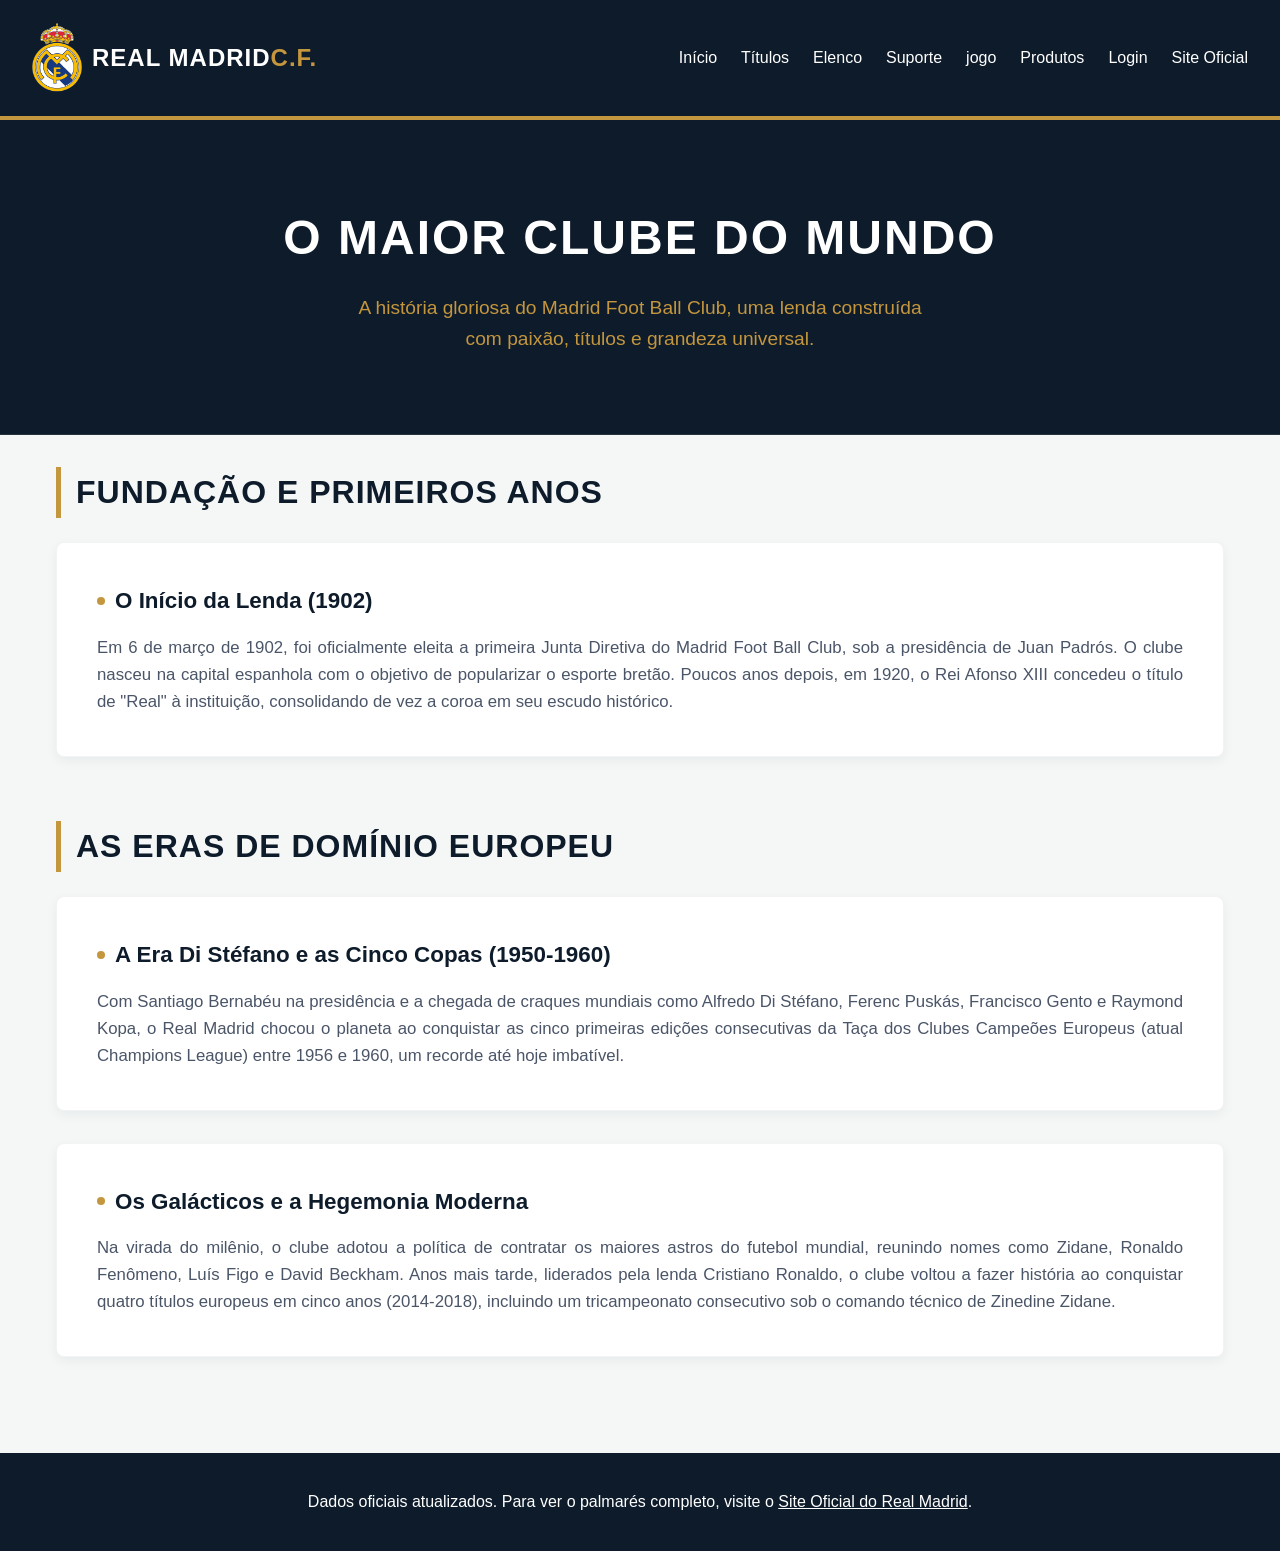
<file: index.html>
<!DOCTYPE html>
<html lang="pt-BR">
<head>
    <meta charset="UTF-8">
    <meta name="viewport" content="width=device-width, initial-scale=1.0">
    <link rel="stylesheet" href="style.css">
    <title>Real Madrid C.F. | Site de Fã - História</title>
</head>
<body>

<script src="script.js"></script>

    <header>
        <div class="logo"><img src="jogadores/logo.png"> Real Madrid<span>C.F.</span></div>
        <a href="#" class="botao-abrir-menu" onclick="abrirmenu()">☰</a>
        <nav class="menu">
            <a href="#" class="botao-fechar-menu" onclick="fecharmenu()">X</a>
            <ul>
                <li><a href="index.html">Início</a></li>
                <li><a href="titulos.html">Títulos</a></li>
                <li><a href="elenco.html">Elenco</a></li>
                <li><a href="suporte.html">Suporte</a></li>
                <li><a href="quiz.html">jogo</a></li>
                <li><a href="produtos.html">Produtos</a></li>
                <li><a href="login.html">Login</a></li>
                <li><a href="https://www.realmadrid.com/pt-PT" target="_blank">Site Oficial</a></li>
            </ul>
        </nav>
    </header>
        
        
        <section class="hero">
            <h1>O Maior Clube do MUNDO</h1>
            <p>A história gloriosa do Madrid Foot Ball Club, uma lenda construída com paixão, títulos e grandeza universal.</p>
    </section>

   
    <div class="container">
        
        
        <section class="history-section" id="origens">
            <h2 class="section-title">Fundação e Primeiros Anos</h2>
            <div class="history-block">
                <h3>O Início da Lenda (1902)</h3>
                <p>Em 6 de março de 1902, foi oficialmente eleita a primeira Junta Diretiva do Madrid Foot Ball Club, sob a presidência de Juan Padrós. O clube nasceu na capital espanhola com o objetivo de popularizar o esporte bretão. Poucos anos depois, em 1920, o Rei Afonso XIII concedeu o título de "Real" à instituição, consolidando de vez a coroa em seu escudo histórico.</p>
            </div>
        </section>

        
        <section class="history-section" id="eras">
            <h2 class="section-title">As Eras de Domínio Europeu</h2>
            
            <div class="history-block">
                <h3>A Era Di Stéfano e as Cinco Copas (1950-1960)</h3>
                <p>Com Santiago Bernabéu na presidência e a chegada de craques mundiais como Alfredo Di Stéfano, Ferenc Puskás, Francisco Gento e Raymond Kopa, o Real Madrid chocou o planeta ao conquistar as cinco primeiras edições consecutivas da Taça dos Clubes Campeões Europeus (atual Champions League) entre 1956 e 1960, um recorde até hoje imbatível.</p>
            </div>

            <div class="history-block">
                <h3>Os Galácticos e a Hegemonia Moderna</h3>
                <p>Na virada do milênio, o clube adotou a política de contratar os maiores astros do futebol mundial, reunindo nomes como Zidane, Ronaldo Fenômeno, Luís Figo e David Beckham. Anos mais tarde, liderados pela lenda Cristiano Ronaldo, o clube voltou a fazer história ao conquistar quatro títulos europeus em cinco anos (2014-2018), incluindo um tricampeonato consecutivo sob o comando técnico de Zinedine Zidane.</p>
            </div>
        </section>
    </div>


    <footer>
        <p>Dados oficiais atualizados. Para ver o palmarés completo, visite o <a href="https://www.realmadrid.com/pt-PT/o-clube/palmares/futebol" style="color: white; text-decoration: underline;">Site Oficial do Real Madrid</a>.</p>
    </footer>
</body>
</html>
</file>
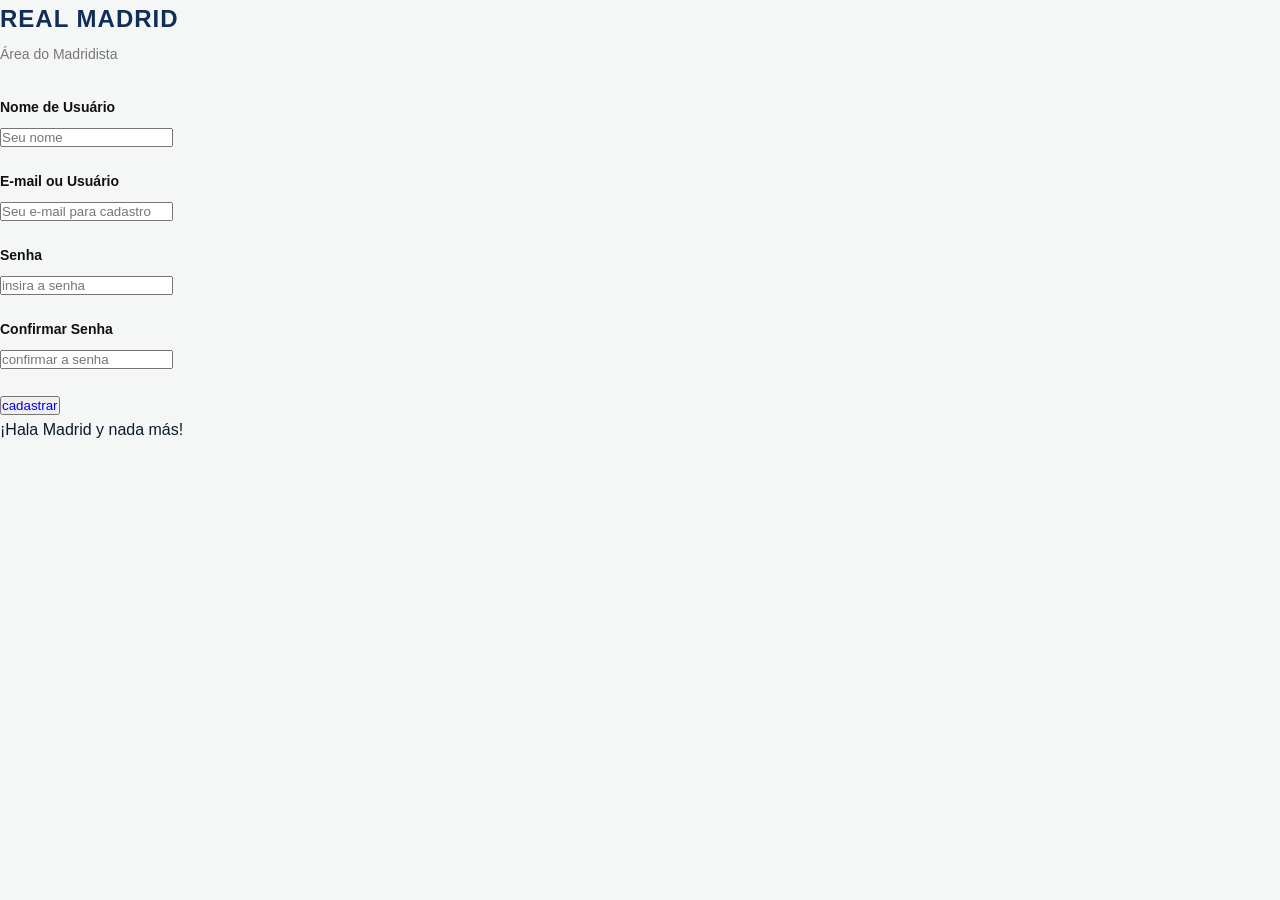
<file: cadastro.html>
<!DOCTYPE html>
<html lang="pt-BR">
<head>
    <meta charset="UTF-8">
    <meta name="viewport" content="width=device-width, initial-scale=1.0">
    <title>Real Madrid - Login de Madridista</title>
    <link rel="stylesheet" href="style.css">
</head>
<body>

    <div class="login-container">
        <div class="logo-placeholder">REAL MADRID</div>
        <div class="subtitle">Área do Madridista</div>
        <form action="#">

            <div class="form-group">
                <label for="email">Nome de Usuário</label>
                <input type="name" id="email" placeholder="Seu nome " required>
            </div>

            <div class="form-group">
                <label for="email">E-mail ou Usuário</label>
                <input type="email" id="email" placeholder="Seu e-mail para cadastro" required>
            </div>

            <div class="form-group">
                <label for="password">Senha</label>
                <input type="password" id="password" placeholder="insira a senha" required>
            </div>
             <div class="form-group">
                <label for="password" >Confirmar Senha</label>
                <input type="password" id="password" placeholder="confirmar a senha" required>
            </div>

            <button type="submit" class="btn-login"><a href="index.html" style="text-decoration: none; color:cca300;">cadastrar</a></button>
        </form>

       

        <div class="hala-madrid">¡Hala Madrid y nada más!</div>
    </div>

</body>
</html>
</file>
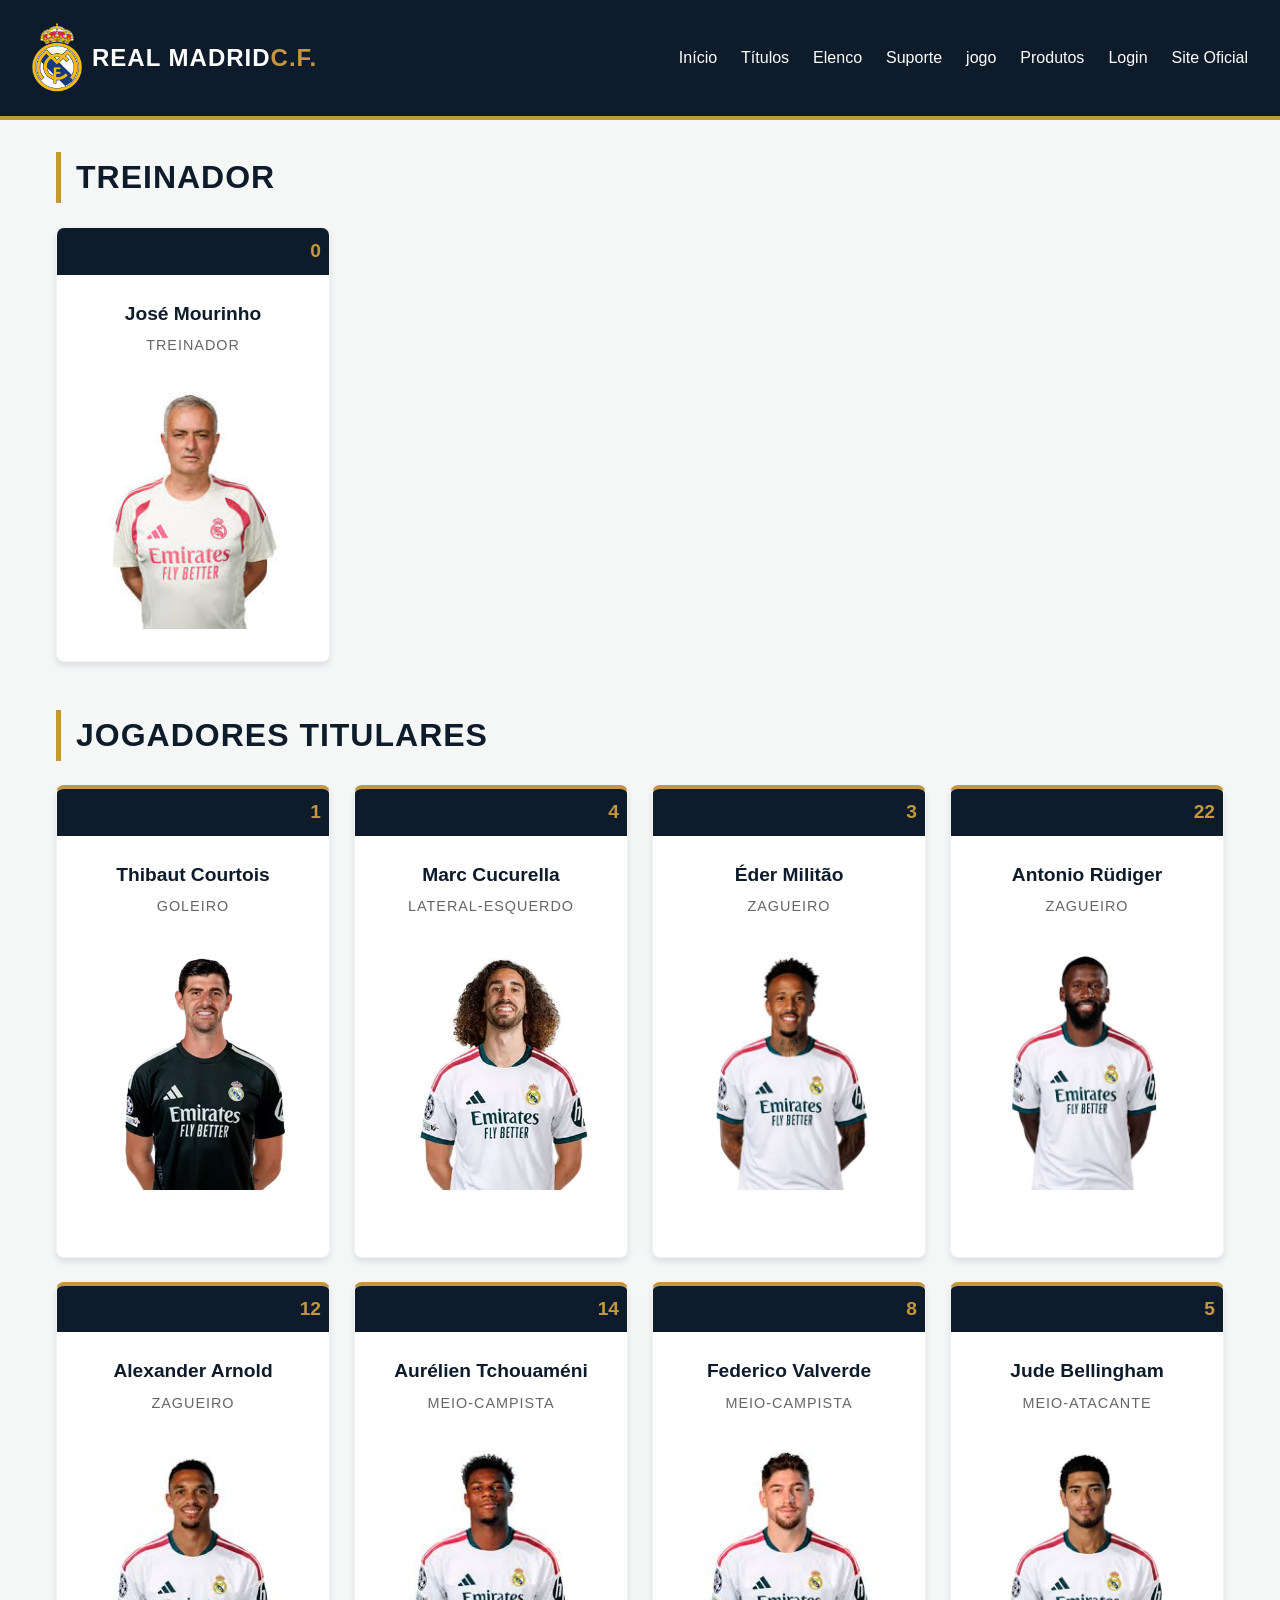
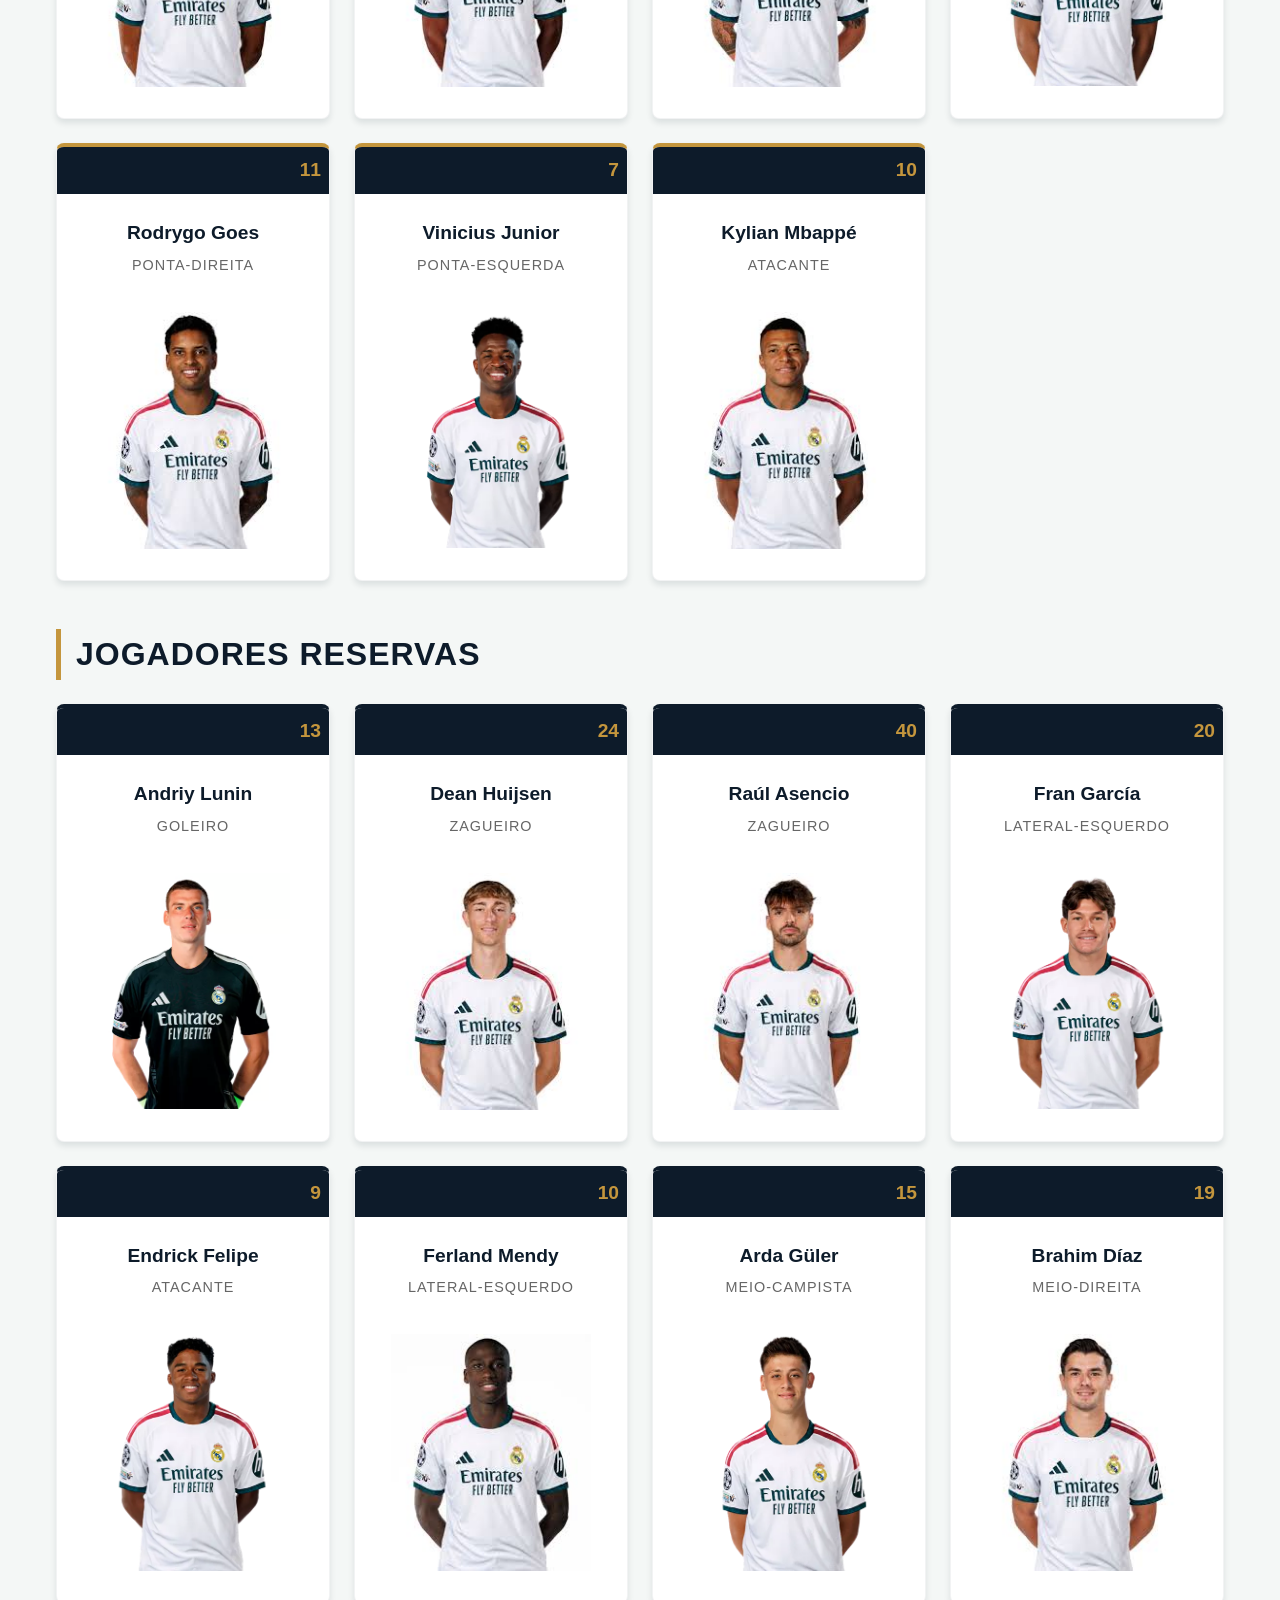
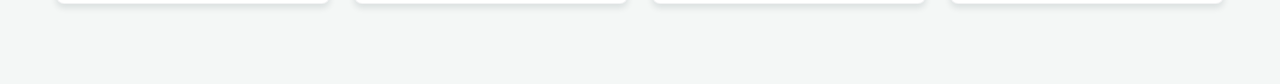
<file: elenco.html>
<!DOCTYPE html>
<html lang="pt-BR">
<head>
    <meta charset="UTF-8">
    <meta name="viewport" content="width=device-width, initial-scale=1.0">
    <link rel="stylesheet" href="style.css">
    <title>Real Madrid - Elenco Atual</title>
</head>
<body>

    <script src="script.js"></script>

   <header>
        <div class="logo"><img src="jogadores/logo.png"> Real Madrid<span>C.F.</span></div>
        <a href="#" class="botao-abrir-menu" onclick="abrirmenu()">☰</a>
        <nav class="menu">
            <a href="#" class="botao-fechar-menu" onclick="fecharmenu()">X</a>
            <ul>
                <li><a href="index.html">Início</a></li>
                <li><a href="titulos.html">Títulos</a></li>
                <li><a href="elenco.html">Elenco</a></li>
                <li><a href="suporte.html">Suporte</a></li>
                <li><a href="quiz.html">jogo</a></li>
                <li><a href="produtos.html">Produtos</a></li>
                <li><a href="login.html">Login</a></li>
                <li><a href="https://www.realmadrid.com/pt-PT" target="_blank">Site Oficial</a></li>
            </ul>
        </nav>
    </header>


    <div class="container">

        <section class="treinador">
            <h2 class="section-title">Treinador</h2>
            <div class="grid">

                <!--cortuis -->
                <div class="player-card">
                    <div class="player-number">0</div>
                    <div class="player-info">
                        <div class="player-name">José Mourinho</div>
                        <div class="player-position">Treinador</div>
                        <div class="jogador"><img src="jogadores/jose.png"></div>
                    </div>
                </div>


            </div>
        </section>
        
        
        <section class="titulares">
            <h2 class="section-title">Jogadores Titulares</h2>
            <div class="grid">

                <!--cortuis -->
                <div class="player-card">
                    <div class="player-number">1</div>
                    <div class="player-info">
                        <div class="player-name">Thibaut Courtois</div>
                        <div class="player-position">Goleiro</div>
                        <div id="cortuis"><img src="jogadores/cortuis.png"></div>
                    </div>
                </div>

                <!-- Marc Cucurella -->
                <div class="player-card">
                    <div class="player-number">4</div>
                    <div class="player-info">
                        <div class="player-name"> Marc Cucurella</div>
                        <div class="player-position">Lateral-Esquerdo</div>
                        <div id="cucurela"><img src="jogadores/cucurela.png"></div>
                    </div>
                </div>

                <!--militão -->
                <div class="player-card">
                    <div class="player-number">3</div>
                    <div class="player-info">
                        <div class="player-name">Éder Militão</div>
                        <div class="player-position">Zagueiro</div>
                        <div class="jogador"><img src="jogadores/militao.png"></div>
                    </div>
                </div>

                <!--rudiguer -->
                <div class="player-card">
                    <div class="player-number">22</div>
                    <div class="player-info">
                        <div class="player-name">Antonio Rüdiger</div>
                        <div class="player-position">Zagueiro</div>
                    <div class="jogador"><img src="jogadores/rudiguer.png"></div>
                    </div>
                </div>

                <!--mendy -->
                <div class="player-card">
                    <div class="player-number">12</div>
                    <div class="player-info">
                        <div class="player-name">Alexander Arnold</div>
                        <div class="player-position">Zagueiro</div>
                    <div class="jogador"><img src="jogadores/arnold.png"></div>
                    </div>
                </div>

                <!--tuameni -->
                <div class="player-card">
                    <div class="player-number">14</div>
                    <div class="player-info">
                        <div class="player-name">Aurélien Tchouaméni</div>
                        <div class="player-position">Meio-Campista</div>
                    <div class="jogador"><img src="jogadores/tuameni.png"></div>
                    </div>
                </div>

                <!--valverde -->
                <div class="player-card">
                    <div class="player-number">8</div>
                    <div class="player-info">
                        <div class="player-name">Federico Valverde</div>
                        <div class="player-position">Meio-Campista</div>
                    <div class="jogador"><img src="jogadores/valverde.png"></div>
                    </div>
                </div>

                <!--jude -->
                <div class="player-card">
                    <div class="player-number">5</div>
                    <div class="player-info">
                        <div class="player-name">Jude Bellingham</div>
                        <div class="player-position">Meio-Atacante</div>
                    <div class="jogador"><img src="jogadores/beligham.png"></div>
                    </div>
                </div>

                <!--rodrigo -->
                <div class="player-card">
                    <div class="player-number">11</div>
                    <div class="player-info">
                        <div class="player-name">Rodrygo Goes</div>
                        <div class="player-position">Ponta-Direita</div>
                        <div class="jogador"><img src="jogadores/rodrigo.png"></div>
                    </div>
                </div>

                <!--vini -->
                <div class="player-card">
                    <div class="player-number">7</div>
                    <div class="player-info">
                        <div class="player-name">Vinicius Junior</div>
                        <div class="player-position">Ponta-Esquerda</div>
                        <div class="jogador"><img src="jogadores/image.png"></div>
                    </div>
                </div>

                <div class="player-card">
                    <div class="player-number">10</div>
                    <div class="player-info">
                        <div class="player-name">Kylian Mbappé</div>
                        <div class="player-position">Atacante</div>
                        <div class="jogador"><img src="jogadores/mbape.png"></div>
                    </div>
                </div>

            </div>
        </section>

        <!--JOGADORES RESERVAS-->

        <section class="reservas">
            <h2 class="section-title">Jogadores Reservas</h2>
            <div class="grid">
                
                <div class="player-card">
                    <div class="player-number">13</div>
                    <div class="player-info">
                        <div class="player-name">Andriy Lunin</div>
                        <div class="player-position">Goleiro</div>
                        <div class="jogador"><img src="jogadores/lunin.png"></div>
                    </div>
                </div>

                <div class="player-card">
                    <div class="player-number">24</div>
                    <div class="player-info">
                        <div class="player-name">Dean Huijsen</div>
                        <div class="player-position">Zagueiro</div>
                        <div class="jogador"><img src="jogadores/huijseen.png"></div>
                    </div>
                </div>

                <div class="player-card">
                    <div class="player-number">40</div>
                    <div class="player-info">
                        <div class="player-name">Raúl Asencio</div>
                        <div class="player-position">Zagueiro</div>
                        <div class="jogador"><img src="jogadores/raul.png"></div>
                    </div>
                </div>

                <div class="player-card">
                    <div class="player-number">20</div>
                    <div class="player-info">
                        <div class="player-name">Fran García</div>
                        <div class="player-position">Lateral-Esquerdo</div>
                        <div class="jogador"><img src="jogadores/fram garcia.png"></div>
                    </div>
                </div>

                <div class="player-card">
                    <div class="player-number">9</div>
                    <div class="player-info">
                        <div class="player-name">Endrick Felipe</div>
                        <div class="player-position">Atacante</div>
                        <div class="jogador"><img src="jogadores/endrick.png"></div>
                    </div>
                </div>

                <div class="player-card">
                    <div class="player-number">10</div>
                    <div class="player-info">
                        <div class="player-name">Ferland Mendy</div>
                        <div class="player-position">Lateral-Esquerdo</div>
                        <div class="jogador"><img src="jogadores/mendy.png"></div>
                    </div>
                </div>

                <div class="player-card">
                    <div class="player-number">15</div>
                    <div class="player-info">
                        <div class="player-name">Arda Güler</div>
                        <div class="player-position">Meio-Campista</div>
                        <div class="jogador"><img src="jogadores/guler.png"></div>
                    </div>
                </div>

                <div class="player-card">
                    <div class="player-number">19</div>
                    <div class="player-info">
                        <div class="player-name">Brahim Díaz</div>
                        <div class="player-position">Meio-Direita</div>
                        <div class="jogador"><img src="jogadores/brahim.png"></div>
                    </div>
                </div>

    </body>
</html>
</file>
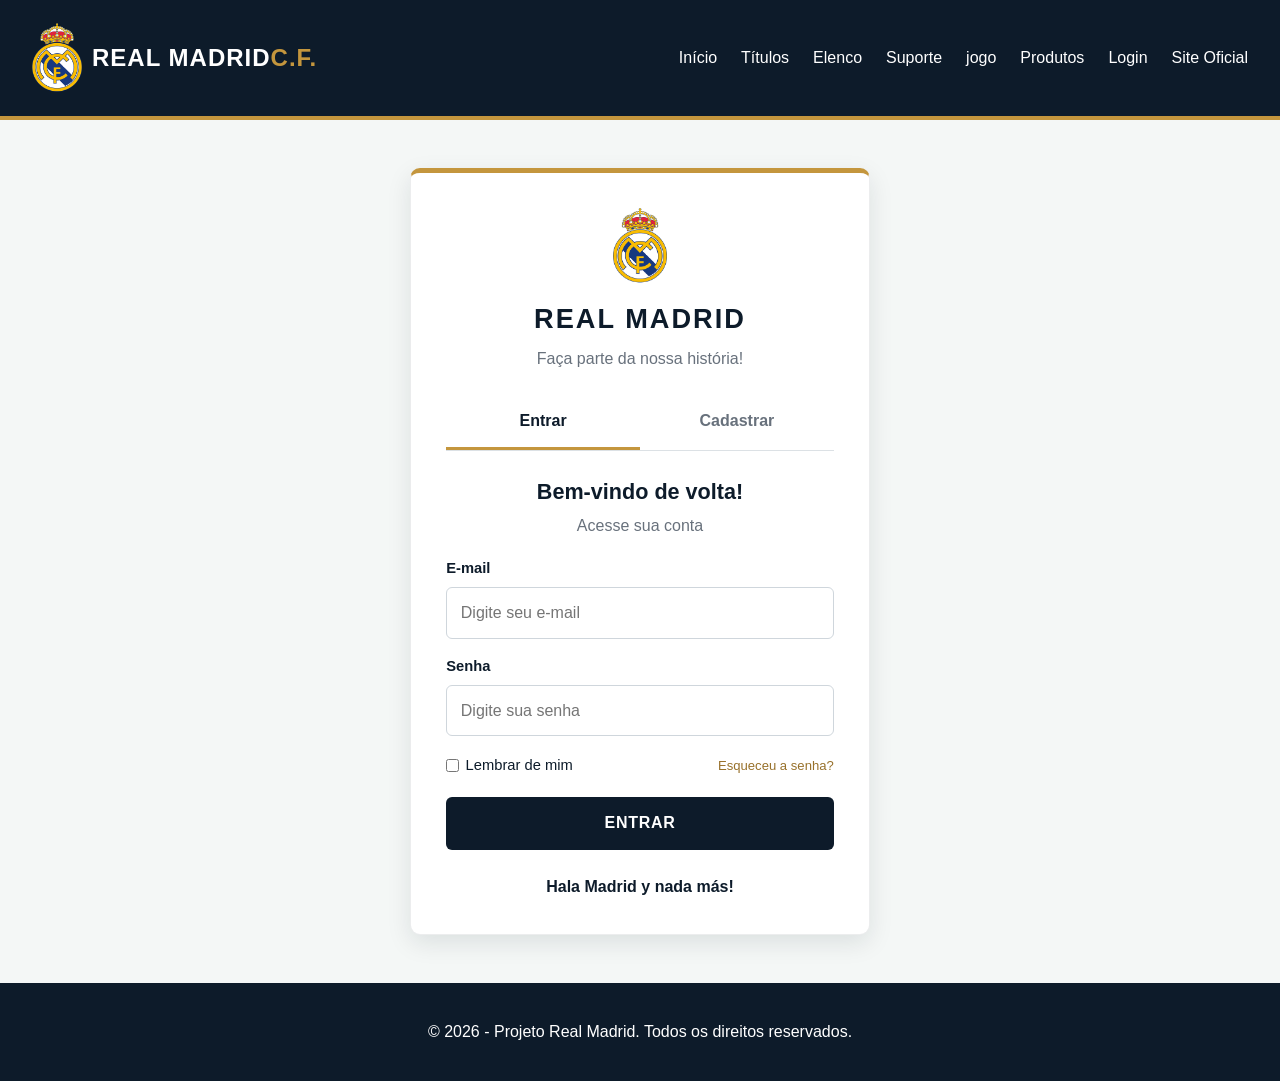
<file: login.html>
<!DOCTYPE html>
<html lang="pt-br">
<head>
    <meta charset="UTF-8">
    <meta name="viewport" content="width=device-width, initial-scale=1.0">
    <title>Login e Cadastro | Real Madrid</title>
    <link rel="stylesheet" href="style.css">
</head>

<body class="login-page">


    <header>
        <div class="logo"><img src="jogadores/logo.png"> Real Madrid<span>C.F.</span></div>
        <a href="#" class="botao-abrir-menu" onclick="abrirmenu()">☰</a>
        <nav class="menu">
            <a href="#" class="botao-fechar-menu" onclick="fecharmenu()">X</a>
            <ul>
                <li><a href="index.html">Início</a></li>
                <li><a href="titulos.html">Títulos</a></li>
                <li><a href="elenco.html">Elenco</a></li>
                <li><a href="suporte.html">Suporte</a></li>
                <li><a href="quiz.html">jogo</a></li>
                <li><a href="produtos.html">Produtos</a></li>
                <li><a href="login.html">Login</a></li>
                <li><a href="https://www.realmadrid.com/pt-PT" target="_blank">Site Oficial</a></li>
            </ul>
        </nav>
    </header>

    <main class="login-container">
        <section class="login-card">
            <div class="login-logo">
                <img src="jogadores/logo.png" alt="Escudo do Real Madrid">
            </div>

            <h1>REAL MADRID</h1>
            <p class="login-subtitulo">Faça parte da nossa história!</p>

            <input type="radio" name="formulario" id="aba-login" checked>
            <input type="radio" name="formulario" id="aba-cadastro">

            <div class="login-abas">
                <label for="aba-login">Entrar</label>
                <label for="aba-cadastro">Cadastrar</label>
            </div>

            <div class="login-formularios">
                <form class="form-login" action="#" method="post">
                    <h2>Bem-vindo de volta!</h2>
                    <p class="login-form-descricao">Acesse sua conta</p>

                    <label for="email-login">E-mail</label>
                    <input type="email" id="email-login" name="email"
                           placeholder="Digite seu e-mail" autocomplete="email" required>

                    <label for="senha-login">Senha</label>
                    <input type="password" id="senha-login" name="senha"
                           placeholder="Digite sua senha" autocomplete="current-password" required>

                    <div class="login-opcoes">
                        <label class="login-lembrar">
                            <input type="checkbox" name="lembrar">
                            Lembrar de mim
                        </label>
                        <a href="#recuperacao">Esqueceu a senha?</a>
                    </div>

                    <button type="submit">ENTRAR</button>
                </form>

                <form class="form-cadastro" action="#" method="post">
                    <h2>Crie sua conta!</h2>
                    <p class="login-form-descricao">Cadastre-se para continuar</p>

                    <label for="nome-cadastro">Nome completo</label>
                    <input type="text" id="nome-cadastro" name="nome"
                           placeholder="Digite seu nome" autocomplete="name" required>

                    <label for="email-cadastro">E-mail</label>
                    <input type="email" id="email-cadastro" name="email"
                           placeholder="Digite seu e-mail" autocomplete="email" required>

                    <label for="senha-cadastro">Senha</label>
                    <input type="password" id="senha-cadastro" name="senha"
                           placeholder="Crie uma senha" minlength="6"
                           autocomplete="new-password" required>

                    <label for="confirmar-senha">Confirmar senha</label>
                    <input type="password" id="confirmar-senha" name="confirmar-senha"
                           placeholder="Confirme sua senha" minlength="6"
                           autocomplete="new-password" required>

                    <label class="login-termos">
                        <input type="checkbox" name="termos" required>
                        Aceito os termos de uso
                    </label>

                    <button type="submit">CADASTRAR</button>
                </form>
            </div>

            <p class="login-rodape">Hala Madrid y nada más!</p>
        </section>
    </main>

    <footer>
        <p>© 2026 - Projeto Real Madrid. Todos os direitos reservados.</p>
    </footer>

    <script src="script.js"></script>
</body>
</html>
</file>
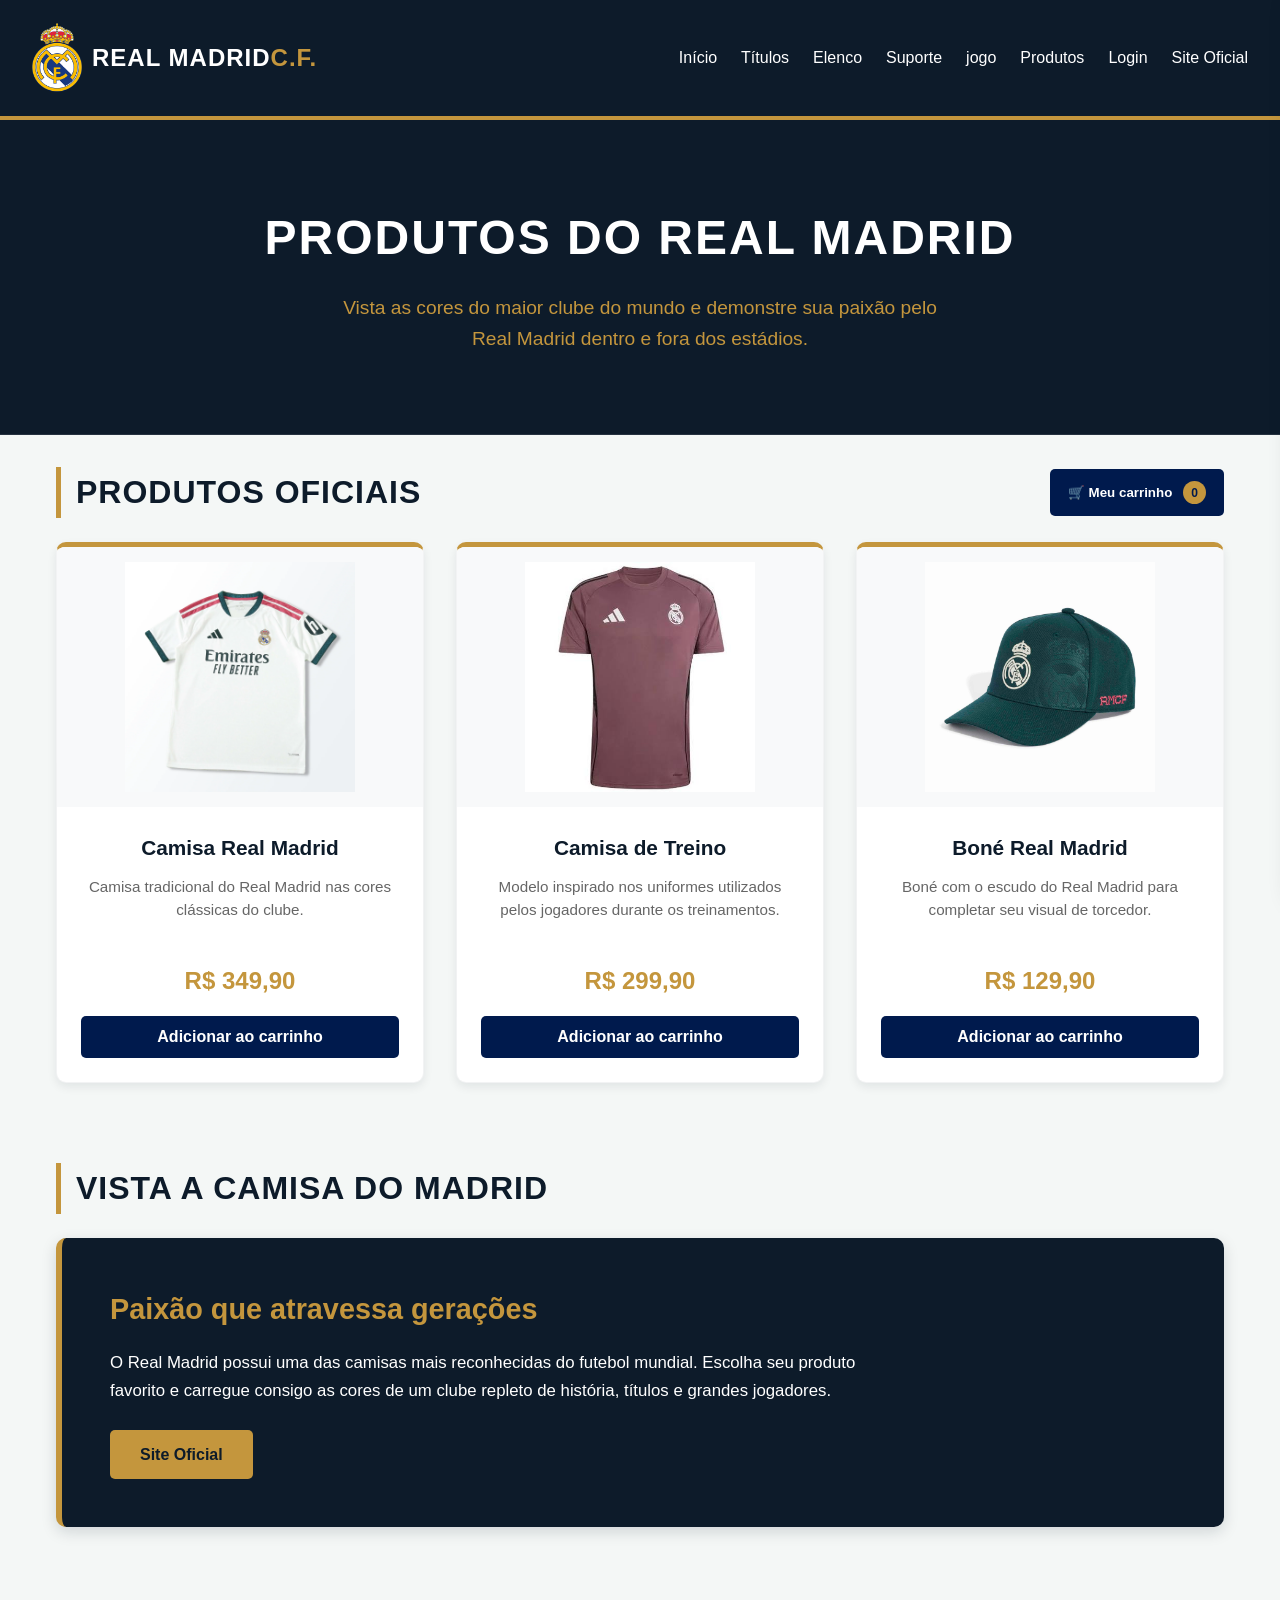
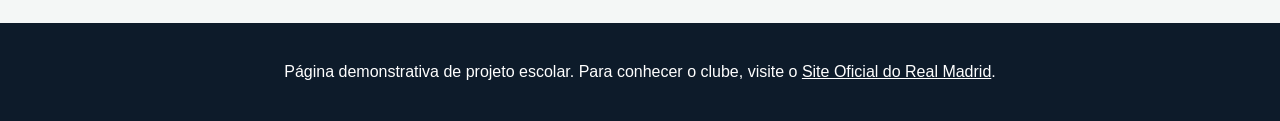
<file: produtos.html>
<!DOCTYPE html>
<html lang="pt-BR">
<head>
    <meta charset="UTF-8">
    <meta name="viewport" content="width=device-width, initial-scale=1.0">
    <title>Real Madrid C.F. | Produtos</title>
    <link rel="stylesheet" href="style.css">
    <link rel="stylesheet" href="produtos-extra.css">
</head>
<body>

<header>
    <div class="logo">
        <img src="jogadores/logo.png" alt="Escudo do Real Madrid">
        Real Madrid<span>C.F.</span>
    </div>

    <a href="#" class="botao-abrir-menu" onclick="abrirmenu(); return false;" aria-label="Abrir menu">☰</a>

    <nav class="menu">
        <a href="#" class="botao-fechar-menu" onclick="fecharmenu(); return false;" aria-label="Fechar menu">X</a>
        <ul>
            <li><a href="index.html">Início</a></li>
            <li><a href="titulos.html">Títulos</a></li>
            <li><a href="elenco.html">Elenco</a></li>
            <li><a href="suporte.html">Suporte</a></li>
            <li><a href="quiz.html">jogo</a></li>
            <li><a href="produtos.html" aria-current="page">Produtos</a></li>
            <li><a href="login.html">Login</a></li>
            <li><a href="https://www.realmadrid.com/pt-PT" target="_blank" rel="noopener noreferrer">Site Oficial</a></li>
        </ul>
    </nav>
</header>

<section class="hero">
    <h1>Produtos do Real Madrid</h1>
    <p>
        Vista as cores do maior clube do mundo e demonstre sua paixão pelo
        Real Madrid dentro e fora dos estádios.
    </p>
</section>

<main class="container">
    <section class="products-section">
        <div class="products-title-row">
            <h2 class="section-title">Produtos Oficiais</h2>
            <button class="cart-open-button" id="abrir-carrinho" type="button">
                🛒 Meu carrinho <span id="quantidade-carrinho">0</span>
            </button>
        </div>

        <div class="products-grid" id="lista-produtos">
            <!-- Os produtos são carregados pelo produtos.js -->
        </div>
    </section>

    <section class="products-highlight">
        <h2 class="section-title">Vista a Camisa do Madrid</h2>
        <div class="highlight-content">
            <h3>Paixão que atravessa gerações</h3>
            <p>
                O Real Madrid possui uma das camisas mais reconhecidas
                do futebol mundial. Escolha seu produto favorito e
                carregue consigo as cores de um clube repleto de
                história, títulos e grandes jogadores.
            </p>
            <a href="https://www.realmadrid.com/pt-PT"
               target="_blank"
               rel="noopener noreferrer"
               class="product-button">
                Site Oficial
            </a>
        </div>
    </section>
</main>

<footer>
    <p>
        Página demonstrativa de projeto escolar.
        Para conhecer o clube, visite o
        <a href="https://www.realmadrid.com/pt-PT" target="_blank" rel="noopener noreferrer"
           style="color: white; text-decoration: underline;">Site Oficial do Real Madrid</a>.
    </p>
</footer>

<!-- Painel do carrinho -->
<div class="cart-overlay" id="fundo-carrinho"></div>
<aside class="cart-panel" id="painel-carrinho" aria-hidden="true" aria-label="Meu carrinho">
    <div class="cart-panel-header">
        <div>
            <p class="cart-kicker">REAL MADRID C.F.</p>
            <h2>Meu carrinho</h2>
        </div>
        <button class="cart-close" id="fechar-carrinho" type="button" aria-label="Fechar carrinho">×</button>
    </div>

    <div class="cart-items" id="itens-carrinho">
        <p class="cart-empty">Seu carrinho está vazio. Escolha um produto para começar!</p>
    </div>

    <div class="cart-panel-footer">
        <div class="cart-total">
            <span>Total</span>
            <strong id="total-carrinho">R$ 0,00</strong>
        </div>
        <button class="checkout-button" id="finalizar-compra" type="button">Finalizar pedido</button>
        <p class="cart-disclaimer">Demonstração acadêmica: não há pagamento ou compra real.</p>
    </div>
</aside>

<div class="product-toast" id="aviso-produto" role="status" aria-live="polite"></div>

<script src="script.js"></script>
<script src="produtos.js"></script>
</body>
</html>
</file>
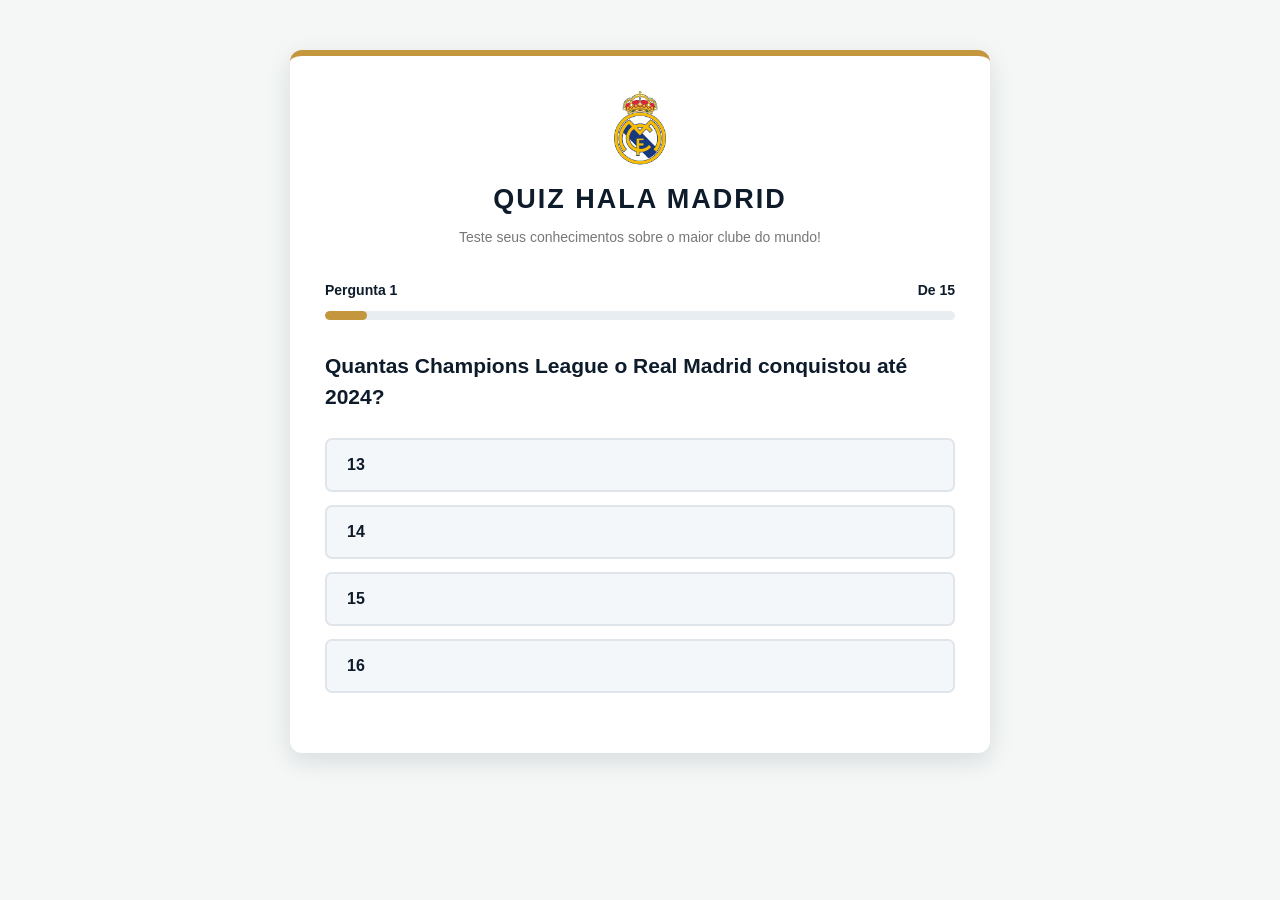
<file: quiz.html>
<!DOCTYPE html>
<html lang="pt-BR">
<head>
    <meta charset="UTF-8">
    <meta name="viewport" content="width=device-width, initial-scale=1.0">
    <title>Quiz Hala Madrid</title>
    <link rel="stylesheet" href="style.css">
</head>

<body>

    <main class="quiz-wrapper">

        <div class="quiz-container">

            <header class="quiz-header">
                <img src="jogadores/logo.png" alt="Escudo Real Madrid">
                <h1>QUIZ HALA MADRID</h1>
                <p>Teste seus conhecimentos sobre o maior clube do mundo!</p>
            </header>

            <div class="quiz-progress-info">
                <span>Pergunta <span id="current-question">1</span></span>
                <span>De <span id="total-questions">15</span></span>
            </div>

            <div class="progress-bar">
                <div id="progress-fill"></div>
            </div>

            <main id="quiz-content">
                <div id="question-text" class="question">
                    Carregando pergunta...
                </div>

                <div id="options-container" class="options-grid">
                </div>
            </main>

            <button id="next-btn" class="hidden">
                PRÓXIMA PERGUNTA →
            </button>

            <div id="score-container" class="hidden">

                <h2>FIM DE JOGO!</h2>

                <p>Você acertou:</p>

                <div class="final-score">
                    <span id="correct-answers">0</span>
                    <span>/ 15</span>
                </div>

                <p id="score-message"></p>

                <button onclick="restartQuiz()">
                    JOGAR NOVAMENTE
                </button>

                <a href="index.html" class="back-button">
                    VOLTAR AO SITE
                </a>

            </div>

        </div>

    </main>

    <script src="quiz.js"></script>

</body>
</html>
</file>
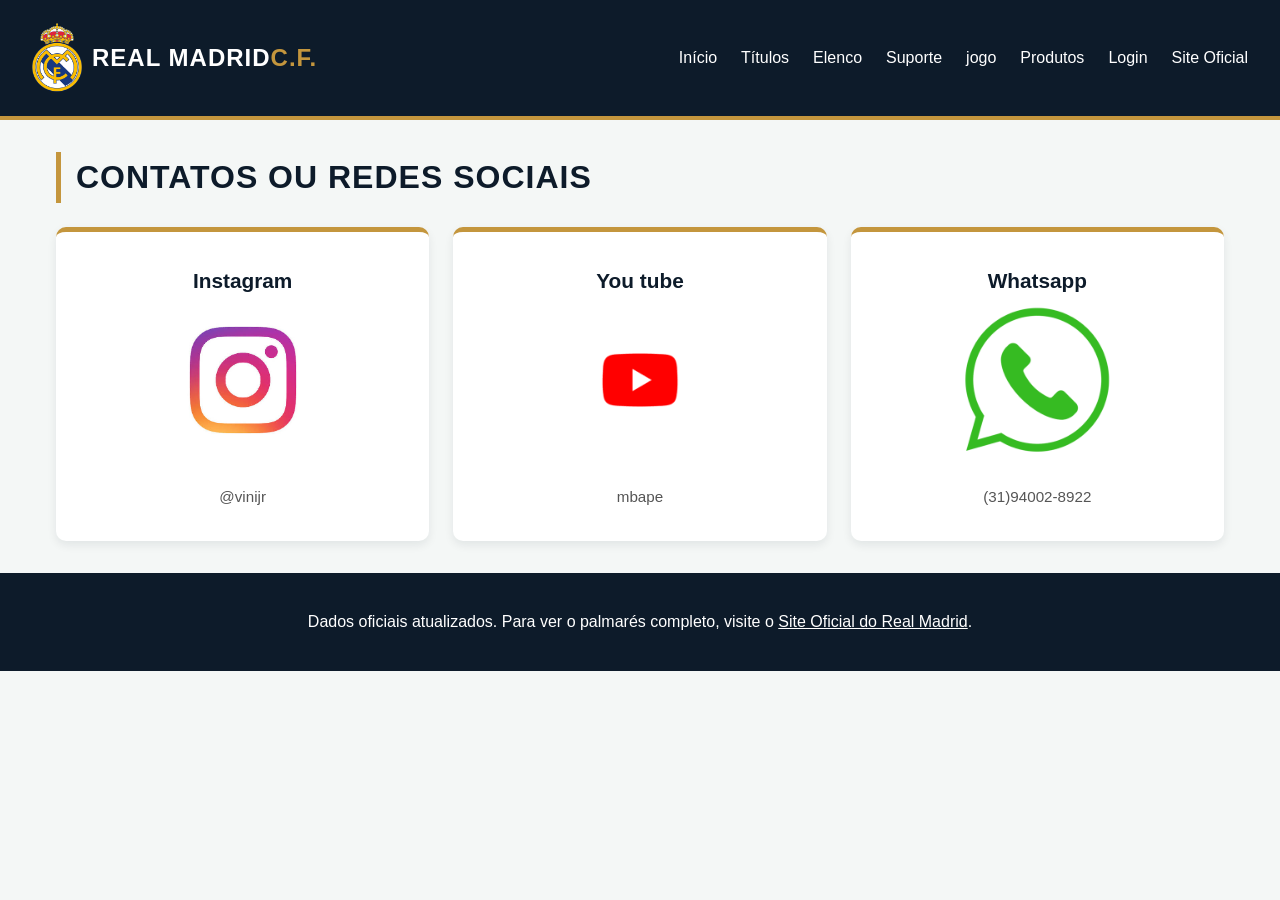
<file: suporte.html>
<!DOCTYPE html>
<html lang="pt-BR">
<head>
    <meta charset="UTF-8">
    <meta name="viewport" content="width=device-width, initial-scale=1.0">
    <link rel="stylesheet" href="style.css">
    <title>Títulos do Real Madrid C.F.</title>
    
</head>
<body>

   <script src="script.js"></script>
   <header>
        <div class="logo"><img src="jogadores/logo.png"> Real Madrid<span>C.F.</span></div>
        <a href="#" class="botao-abrir-menu" onclick="abrirmenu()">☰</a>
        <nav class="menu">
            <a href="#" class="botao-fechar-menu" onclick="fecharmenu()">X</a>
            <ul>
                <li><a href="index.html">Início</a></li>
                <li><a href="titulos.html">Títulos</a></li>
                <li><a href="elenco.html">Elenco</a></li>
                <li><a href="suporte.html">Suporte</a></li>
                <li><a href="quiz.html">jogo</a></li>
                <li><a href="produtos.html">Produtos</a></li>
                <li><a href="login.html">Login</a></li>
                <li><a href="https://www.realmadrid.com/pt-PT" target="_blank">Site Oficial</a></li>
            </ul>
        </nav>
    </header>

    <div class="container">
        <h2 class="section-title">Contatos ou Redes sociais</h2>
        
        <div class="grid-cards">
            <div class="card">
                <h2>Instagram</h2>
                <div class="count"><img src="imagens_ferrari/insta.jpg"></div>
                <p><a href="https://www.instagram.com/"></a>@vinijr</p>
            </div>
            
            <div class="card">
                <h2>You tube</h2>
                <div class="count"><img src="imagens_ferrari/yt.png"></div>
                <p><a href="https://www.youtube.com/"></a>mbape</p>
            </div>
            
            <div class="card">
                <h2>Whatsapp</h2>
                <div class="count"><img src="imagens_ferrari/wpp.png"></div>
                <p><a href="https://web.whatsapp.com/"></a>(31)94002-8922</p>
            </div>
        

           
            
        </div>
    </div>

    <footer>
        <p>Dados oficiais atualizados. Para ver o palmarés completo, visite o <a href="https://www.realmadrid.com/pt-PT/o-clube/palmares/futebol" style="color: white; text-decoration: underline;">Site Oficial do Real Madrid</a>.</p>
    </footer>

</body>
</html>
</file>
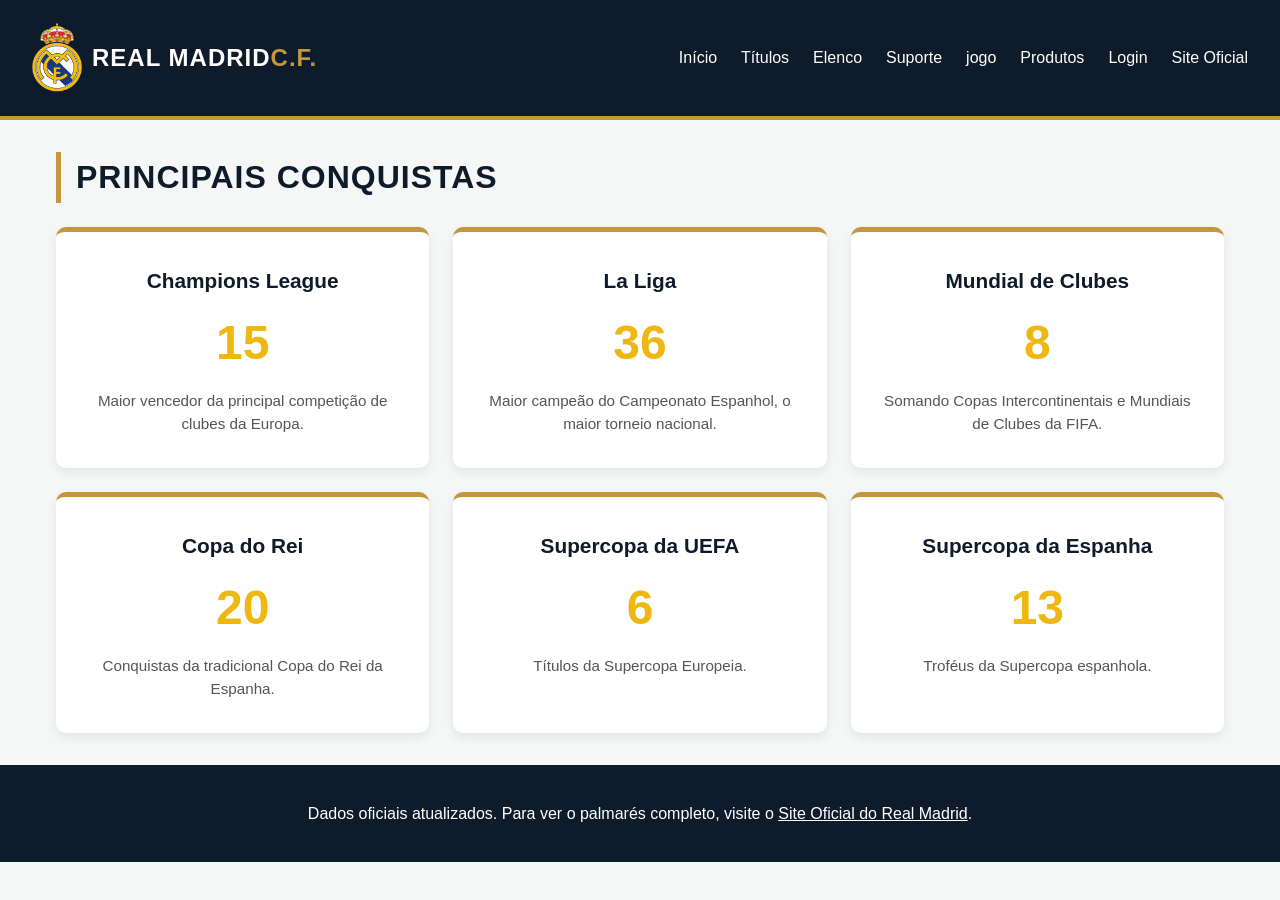
<file: titulos.html>
<!DOCTYPE html>
<html lang="pt-BR">
<head>
    <meta charset="UTF-8">
    <meta name="viewport" content="width=device-width, initial-scale=1.0">
    <link rel="stylesheet" href="style.css">
    <title>Títulos do Real Madrid C.F.</title>
    
</head>
<body>
    
 <script src="script.js"></script>
   <header>
        <div class="logo"><img src="jogadores/logo.png"> Real Madrid<span>C.F.</span></div>
        <a href="#" class="botao-abrir-menu" onclick="abrirmenu()">☰</a>
        <nav class="menu">
            <a href="#" class="botao-fechar-menu" onclick="fecharmenu()">X</a>
            <ul>
                <li><a href="index.html">Início</a></li>
                <li><a href="titulos.html">Títulos</a></li>
                <li><a href="elenco.html">Elenco</a></li>
                <li><a href="suporte.html">Suporte</a></li>
                <li><a href="quiz.html">jogo</a></li>
                <li><a href="produtos.html">Produtos</a></li>
                <li><a href="login.html">Login</a></li>
                <li><a href="https://www.realmadrid.com/pt-PT" target="_blank">Site Oficial</a></li>
            </ul>
        </nav>
    </header>


    <div class="container">
        <h2 class="section-title">Principais Conquistas</h2>
        
        <div class="grid-cards">
            <div class="card">
                <h2>Champions League</h2>
                <div class="count">15</div>
                <p>Maior vencedor da principal competição de clubes da Europa.</p>
            </div>
            
            <div class="card">
                <h2>La Liga</h2>
                <div class="count">36</div>
                <p>Maior campeão do Campeonato Espanhol, o maior torneio nacional.</p>
            </div>
            
            <div class="card">
                <h2>Mundial de Clubes</h2>
                <div class="count">8</div>
                <p>Somando Copas Intercontinentais e Mundiais de Clubes da FIFA.</p>
            </div>
            
            <div class="card">
                <h2>Copa do Rei</h2>
                <div class="count">20</div>
                <p>Conquistas da tradicional Copa do Rei da Espanha.</p>
            </div>

            <div class="card">
                <h2>Supercopa da UEFA</h2>
                <div class="count">6</div>
                <p>Títulos da Supercopa Europeia.</p>
            </div>
            
            <div class="card">
                <h2>Supercopa da Espanha</h2>
                <div class="count">13</div>
                <p>Troféus da Supercopa espanhola.</p>
            </div>
        </div>
    </div>

    <footer>
        <p>Dados oficiais atualizados. Para ver o palmarés completo, visite o <a href="https://www.realmadrid.com/pt-PT/o-clube/palmares/futebol" style="color: white; text-decoration: underline;">Site Oficial do Real Madrid</a>.</p>
    </footer>

</body>
</html>
</file>
<file: style.css>
:root {
    --primary-color: #ffffff;
    --secondary-color: #0d1b2a;
    --accent-color: #c4963d;
    --bg-color: #f4f7f6;
    --card-bg: #ffffff;
    --text-color: #0d1b2a;
}

* {
    margin: 0;
    padding: 0;
    box-sizing: border-box;
    font-family: 'Segoe UI', Tahoma, Geneva, Verdana, sans-serif;
}

body {
    background-color: var(--bg-color);
    color: var(--text-color);
    line-height: 1.6;
}

.container {
    max-width: 1200px;
    margin: 0 auto;
    padding: 2rem 1rem;
}

header {
    background-color: var(--secondary-color);
    color: var(--primary-color);
    padding: 1.5rem 2rem;
    display: flex;
    justify-content: space-between;
    align-items: center;
    height: 120px;
    border-bottom: 4px solid var(--accent-color);
}

.logo {
    font-size: 1.5rem;
    font-weight: bold;
    color: var(--primary-color);
    text-transform: uppercase;
    letter-spacing: 1px;
    display: flex;
    align-items: center;
}

.logo span {
    color: var(--accent-color);
}

.logo img {
    width: 50px;
    height: 70px;
    margin-right: 10px;
}

.botao-abrir-menu, .botao-fechar-menu {
    display: none;
    font-size: 2rem;
    color: var(--primary-color);
    text-decoration: none;
}

/* Menu horizontal para telas grandes */
.menu ul {
    display: flex;
    list-style: none;
    gap: 1.5rem;
    margin: 0;
    padding: 0;
}

.menu a {
    color: var(--primary-color);
    text-decoration: none;
    font-weight: 500;
    transition: color 0.2s;
}

.menu a:hover {
    color: var(--accent-color);
}


@media (max-width: 1000px) {
    .botao-abrir-menu {
        display: block;
    }

    .menu {
        display: none; 
        position: fixed;
        top: 0;
        right: 0;
        width: 280px;
        height: 100vh;
        background-color: var(--secondary-color);
        box-shadow: -5px 0 15px rgba(0, 0, 0, 0.4);
        padding: 2rem;
        z-index: 1000;
    }

    .botao-fechar-menu {
        display: block;
        text-align: right;
        margin-bottom: 2rem;
    }
    .menu ul {
        flex-direction: column;
        gap: 1.5rem;
    }

    .menu a {
        font-size: 1.2rem;
    }
}


.section-title {
    font-size: 2rem;
    color: var(--secondary-color);
    margin-bottom: 1.5rem;
    border-left: 5px solid var(--accent-color);
    padding-left: 15px;
    text-transform: uppercase;
    letter-spacing: 1px;
}

/* hero */
.hero {
    background-color: var(--secondary-color);
    color: var(--primary-color);
    text-align: center;
    padding: 5rem 1rem;
    border-bottom: 1px solid rgba(255, 255, 255, 0.1);
}

.hero h1 {
    font-size: 3rem;
    text-transform: uppercase;
    letter-spacing: 2px;
    margin-bottom: 1rem;
}

.hero p {
    color: var(--accent-color);
    font-size: 1.2rem;
    font-weight: 500;
    max-width: 600px;
    margin: 0 auto;
}

.history-section {
    margin-bottom: 4rem;
}

.history-block {
    background-color: var(--primary-color);
    padding: 2.5rem;
    border-radius: 8px;
    box-shadow: 0 4px 12px rgba(13, 27, 42, 0.05);
    border: 1px solid rgba(13, 27, 42, 0.05);
    margin-bottom: 2rem;
}

.history-block h3 {
    font-size: 1.4rem;
    color: var(--secondary-color);
    margin-bottom: 1rem;
    display: flex;
    align-items: center;
    gap: 10px;
}

.history-block h3::before {
    content: '';
    display: inline-block;
    width: 8px;
    height: 8px;
    background-color: var(--accent-color);
    border-radius: 50%;
}

.history-block p {
    color: #4a5568;
    font-size: 1.05rem;
    text-align: justify;
}

.jogo button {
    text-align: center;
    background-color: #001a4d;
    color: white;
    border: none;
    border-radius: 3px;
    margin-top: 3px;
    margin-left: auto; 
    margin-right: auto;
    margin-bottom: 50px;
    padding: 12px 24px;
    font-size: 16px;
    font-weight: bold;
    cursor: pointer;
    transition: transform 0.2s;
    width: 250px;
    display: block;
}

.jogo button:hover {
    transform: translateY(-5px);
}

.jogo a {
    text-decoration: none;
    color: var(--primary-color);
}

/* elenco */
.grid {
    display: grid;
    grid-template-columns: repeat(auto-fill, minmax(220px, 1fr));
    gap: 1.5rem;
    margin-bottom: 3rem;
}

.player-card {
    background-color: var(--primary-color);
    border-radius: 8px;
    overflow: hidden;
    box-shadow: 0 4px 6px rgba(13, 27, 42, 0.1);
    border: 1px solid rgba(13, 27, 42, 0.05);
    transition: transform 0.2s ease;
}

.player-card:hover {
    transform: translateY(-5px);
}

.player-number {
    background-color: var(--secondary-color);
    color: var(--accent-color);
    padding: 0.5rem;
    font-weight: bold;
    font-size: 1.2rem;
    text-align: right;
}

.player-info {
    padding: 1.5rem;
    text-align: center;
}

.player-name {
    font-size: 1.2rem;
    font-weight: bold;
    color: var(--secondary-color);
    margin-bottom: 0.3rem;
}

.player-position {
    font-size: 0.9rem;
    color: #666;
    text-transform: uppercase;
    letter-spacing: 1px;
}

.titulares .player-card {
    border-top: 4px solid var(--accent-color);
}

.reservas .player-card {
    border-top: 4px solid var(--secondary-color);
}

.jogador img {
    width: 200px;
    padding-top: 35px;
}

#cortuis img, #cucurela img {
    width: 250px;
    padding: 35px;
}

/* titulos */
.grid-cards {
    display: grid;
    grid-template-columns: repeat(auto-fit, minmax(280px, 1fr));
    gap: 1.5rem;
}

.card {
    background-color: var(--card-bg);
    border-radius: 10px;
    padding: 2rem 1.5rem;
    text-align: center;
    box-shadow: 0 4px 10px rgba(13, 27, 42, 0.08);
    transition: transform 0.3s ease, box-shadow 0.3s ease;
    border-top: 5px solid var(--accent-color);
}

.card:hover {
    transform: translateY(-5px);
    box-shadow: 0 8px 20px rgba(13, 27, 42, 0.15);
}

.card h2 {
    font-size: 1.3rem;
    color: var(--secondary-color);
    margin-bottom: 0.5rem;
    margin-top: 0;
}

.card .count {
    font-size: 3rem;
    font-weight: bold;
    color: #efb810;
    margin-bottom: 0.5rem;
}

.card p {
    font-size: 0.95rem;
    color: #555;
    line-height: 1.5;
    margin-bottom: 0;
}

.card img {
    width: 150px;
}


/* QUIZ REAL MADRID */

.quiz-wrapper {
    display: flex;
    justify-content: center;
    align-items: center;
    min-height: 80vh;
    padding: 50px 20px;
    background-color: var(--bg-color);
}

.quiz-container {
    width: 100%;
    max-width: 700px;
    padding: 35px;
    background-color: #ffffff;
    border-radius: 12px;
    border-top: 6px solid var(--accent-color);
    box-shadow: 0 8px 25px rgba(13, 27, 42, 0.12);
}

/* Cabeçalho do quiz */

.quiz-container .quiz-header {
    background: transparent;
    color: var(--secondary-color);
    height: auto;
    padding: 0;
    border: none;
    display: flex;
    flex-direction: column;
    align-items: center;
    text-align: center;
    margin-bottom: 30px;
}

.quiz-header img {
    width: 75px;
    height: 75px;
    object-fit: contain;
    margin-bottom: 12px;
}

.quiz-header h1 {
    font-size: 27px;
    font-weight: 800;
    color: var(--secondary-color);
    letter-spacing: 2px;
}

.quiz-header p {
    color: #777;
    font-size: 14px;
    margin-top: 5px;
}

/* Progresso */

.quiz-progress-info {
    display: flex;
    justify-content: space-between;
    color: var(--secondary-color);
    font-weight: bold;
    font-size: 14px;
    margin-bottom: 10px;
}

.progress-bar {
    width: 100%;
    height: 9px;
    background-color: #e8edf2;
    border-radius: 20px;
    overflow: hidden;
    margin-bottom: 30px;
}

#progress-fill {
    width: 0%;
    height: 100%;
    background-color: var(--accent-color);
    border-radius: 20px;
    transition: width 0.4s ease;
}

/* Pergunta */

.question {
    font-size: 21px;
    font-weight: 700;
    color: var(--secondary-color);
    margin-bottom: 25px;
    line-height: 1.5;
}

/* Alternativas */

.options-grid {
    display: flex;
    flex-direction: column;
    gap: 13px;
    margin-bottom: 25px;
}

.option-btn {
    width: 100%;
    padding: 16px 20px;
    background-color: #f4f7fa;
    border: 2px solid #e0e5eb;
    border-radius: 7px;
    color: var(--secondary-color);
    font-size: 16px;
    font-weight: 600;
    text-align: left;
    cursor: pointer;
    transition: all 0.25s ease;
}

.option-btn:hover:not(:disabled) {
    background-color: #eef1f5;
    border-color: var(--accent-color);
    transform: translateX(5px);
}

.option-btn:disabled {
    cursor: default;
}

/* Respostas */

.option-btn.correct {
    background-color: #d4edda !important;
    border-color: #28a745 !important;
    color: #155724 !important;
}

.option-btn.wrong {
    background-color: #f8d7da !important;
    border-color: #dc3545 !important;
    color: #721c24 !important;
}

/* Botões */

#next-btn,
#score-container button {
    width: 100%;
    padding: 15px;
    background-color: var(--secondary-color);
    color: #ffffff;
    border: none;
    border-radius: 7px;
    font-size: 15px;
    font-weight: bold;
    letter-spacing: 1px;
    cursor: pointer;
    transition: all 0.25s ease;
}

#next-btn:hover,
#score-container button:hover {
    background-color: var(--accent-color);
    color: var(--secondary-color);
    transform: translateY(-3px);
}

/* Resultado */

#score-container {
    text-align: center;
}

#score-container h2 {
    color: var(--secondary-color);
    font-size: 28px;
    margin-bottom: 15px;
}

#score-container p {
    color: #666;
    margin-bottom: 15px;
}

.final-score {
    font-size: 45px;
    font-weight: 800;
    color: var(--accent-color);
    margin: 15px 0;
}

#score-message {
    font-weight: 600;
    color: var(--secondary-color) !important;
}

#score-container .back-button {
    display: block;
    width: 100%;
    padding: 14px;
    margin-top: 12px;
    background-color: transparent;
    border: 2px solid var(--secondary-color);
    border-radius: 7px;
    color: var(--secondary-color);
    text-decoration: none;
    font-weight: bold;
    transition: all 0.25s ease;
}

#score-container .back-button:hover {
    background-color: var(--secondary-color);
    color: #ffffff;
}

/* Ocultar elementos */

.hidden {
    display: none !important;
}

/* Responsividade */

@media (max-width: 600px) {

    .quiz-wrapper {
        padding: 25px 12px;
    }

    .quiz-container {
        padding: 25px 18px;
    }

    .quiz-header h1 {
        font-size: 22px;
    }

    .question {
        font-size: 18px;
    }

    .option-btn {
        padding: 14px;
        font-size: 14px;
    }

    .final-score {
        font-size: 38px;
    }

}



.logo-placeholder {
    font-size: 24px;
    font-weight: bold;
    color: #112d59; 
    margin-bottom: 5px;
    text-transform: uppercase;
    letter-spacing: 1px;
}

.subtitle {
    font-size: 14px;
    color: #777;
    margin-bottom: 30px;
}

.form-group {
    margin-bottom: 20px;
    text-align: left;
}

.form-group label {
    display: block;
    margin-bottom: 6px;
    font-size: 14px;
    font-weight: 600;
    color: #111;
}

/*  PRODUTOS */

.products-section {
    margin-bottom: 5rem;
}

.products-grid {
    display: grid;
    grid-template-columns: repeat(auto-fit, minmax(250px, 1fr));
    gap: 2rem;
}

.product-card {
    background-color: var(--card-bg);
    border-radius: 10px;
    overflow: hidden;
    box-shadow: 0 4px 10px rgba(13, 27, 42, 0.08);
    border: 1px solid rgba(13, 27, 42, 0.05);
    border-top: 5px solid var(--accent-color);
    transition: transform 0.3s ease, box-shadow 0.3s ease;
}

.product-card:hover {
    transform: translateY(-8px);
    box-shadow: 0 10px 25px rgba(13, 27, 42, 0.18);
}

.product-image {
    height: 260px;
    background-color: #f8f9fa;
    display: flex;
    justify-content: center;
    align-items: center;
    padding: 20px;
}

.product-image img {
    max-width: 100%;
    max-height: 230px;
    object-fit: contain;
    transition: transform 0.3s ease;
}

.product-card:hover .product-image img {
    transform: scale(1.05);
}

.product-info {
    padding: 1.5rem;
    text-align: center;
}

.product-info h3 {
    color: var(--secondary-color);
    font-size: 1.3rem;
    margin-bottom: 0.7rem;
}

.product-description {
    color: #666;
    font-size: 0.95rem;
    line-height: 1.5;
    min-height: 70px;
}

.product-price {
    color: #c4963d;
    font-size: 1.5rem;
    font-weight: bold;
    margin: 1rem 0;
}

.product-button {
    display: inline-block;
    background-color: #001a4d;
    color: white;
    text-decoration: none;
    padding: 12px 30px;
    border-radius: 5px;
    font-weight: bold;
    transition: all 0.2s ease;
}

.product-button:hover {
    background-color: #c4963d;
    color: #001a4d;
    transform: translateY(-2px);
}


.products-highlight {
    margin-bottom: 4rem;
}

.highlight-content {
    background-color: var(--secondary-color);
    color: white;
    padding: 3rem;
    border-radius: 10px;
    border-left: 6px solid var(--accent-color);
    box-shadow: 0 5px 15px rgba(13, 27, 42, 0.15);
}

.highlight-content h3 {
    color: var(--accent-color);
    font-size: 1.8rem;
    margin-bottom: 1rem;
}

.highlight-content p {
    max-width: 800px;
    font-size: 1.05rem;
    line-height: 1.7;
    margin-bottom: 1.5rem;
}

.highlight-content .product-button {
    background-color: var(--accent-color);
    color: var(--secondary-color);
}

.highlight-content .product-button:hover {
    background-color: white;
    color: var(--secondary-color);
}


@media (max-width: 600px) {

    .products-grid {
        grid-template-columns: 1fr;
    }

    .product-image {
        height: 240px;
    }

    .highlight-content {
        padding: 2rem 1.5rem;
    }

    .highlight-content h3 {
        font-size: 1.5rem;
    }
}

footer{
    height: 60%;
    color: white;
    background-color: var(--secondary-color);
    padding: 4vh;
    text-decoration: none;
    text-align: center;
}

/* ==========================================================
   LOGIN E CADASTRO
   Estilos isolados: só afetam elementos dentro de .login-page
   ========================================================== */

/*
  CSS exclusivo da página de login/cadastro.
  Não altera header, menu, footer ou componentes das outras páginas.
  No HTML, use: <body class="login-page">
*/

.login-page .login-container {
    min-height: 75vh;
    display: flex;
    justify-content: center;
    align-items: center;
    padding: 3rem 1rem;
    background: var(--bg-color, #f4f7f6);
}

.login-page .login-card {
    width: 100%;
    max-width: 460px;
    padding: 2.2rem;
    background: var(--card-bg, #fff);
    border: 1px solid rgba(13, 27, 42, 0.08);
    border-top: 5px solid var(--accent-color, #c4963d);
    border-radius: 10px;
    box-shadow: 0 8px 24px rgba(13, 27, 42, 0.10);
}

.login-page .login-logo {
    display: flex;
    justify-content: center;
    margin-bottom: 0.8rem;
}

.login-page .login-logo img {
    width: 76px;
    height: 76px;
    object-fit: contain;
}

.login-page .login-card h1 {
    margin: 0;
    color: var(--secondary-color, #0d1b2a);
    text-align: center;
    font-size: 1.7rem;
    letter-spacing: 2px;
}

.login-page .login-subtitulo {
    margin: 0.35rem 0 1.5rem;
    color: #68717c;
    text-align: center;
}

.login-page .login-card > input[type="radio"] {
    position: absolute;
    opacity: 0;
    pointer-events: none;
}

.login-page .login-abas {
    display: flex;
    margin-bottom: 1.5rem;
    border-bottom: 1px solid #dce1e5;
}

.login-page .login-abas label {
    flex: 1;
    padding: 0.8rem;
    color: #68717c;
    text-align: center;
    font-weight: 600;
    cursor: pointer;
    border-bottom: 3px solid transparent;
    transition: color 0.2s, border-color 0.2s;
}

.login-page #aba-login:checked ~ .login-abas label[for="aba-login"],
.login-page #aba-cadastro:checked ~ .login-abas label[for="aba-cadastro"] {
    color: var(--secondary-color, #0d1b2a);
    border-bottom-color: var(--accent-color, #c4963d);
}

.login-page .login-formularios form {
    display: none;
    flex-direction: column;
}

.login-page #aba-login:checked ~ .login-formularios .form-login,
.login-page #aba-cadastro:checked ~ .login-formularios .form-cadastro {
    display: flex;
}

.login-page .login-formularios h2 {
    margin: 0 0 0.2rem;
    color: var(--secondary-color, #0d1b2a);
    text-align: center;
    font-size: 1.35rem;
}

.login-page .login-form-descricao {
    margin: 0 0 1.2rem;
    color: #68717c;
    text-align: center;
}

.login-page .login-formularios label {
    display: block;
    margin: 0 0 0.4rem;
    color: var(--text-color, #0d1b2a);
    font-size: 0.92rem;
    font-weight: 600;
}

.login-page .login-formularios input:not([type="checkbox"]) {
    width: 100%;
    min-height: 44px;
    margin: 0 0 1rem;
    padding: 0.75rem 0.85rem;
    color: var(--text-color, #0d1b2a);
    background: #fff;
    border: 1px solid #cfd6dc;
    border-radius: 6px;
    outline: none;
    font: inherit;
    transition: border-color 0.2s, box-shadow 0.2s;
}

.login-page .login-formularios input:not([type="checkbox"]):focus {
    border-color: var(--accent-color, #c4963d);
    box-shadow: 0 0 0 3px rgba(196, 150, 61, 0.16);
}

.login-page .login-opcoes {
    display: flex;
    justify-content: space-between;
    align-items: center;
    gap: 0.8rem;
    margin: 0.1rem 0 1.2rem;
    font-size: 0.82rem;
}

.login-page .login-opcoes .login-lembrar,
.login-page .login-termos {
    display: flex;
    align-items: center;
    gap: 0.4rem;
    margin: 0;
    font-weight: 400;
}

.login-page .login-opcoes a {
    color: #98712b;
    text-decoration: none;
}

.login-page .login-opcoes a:hover {
    text-decoration: underline;
}

.login-page .login-termos {
    margin: 0.1rem 0 1.2rem;
    font-size: 0.85rem;
}

.login-page .login-formularios input[type="checkbox"] {
    accent-color: var(--secondary-color, #0d1b2a);
}

.login-page .login-formularios button {
    width: 100%;
    padding: 0.85rem 1rem;
    color: #fff;
    background: var(--secondary-color, #0d1b2a);
    border: 0;
    border-radius: 6px;
    font: inherit;
    font-weight: 700;
    letter-spacing: 0.7px;
    cursor: pointer;
    transition: background-color 0.2s, color 0.2s, transform 0.2s;
}

.login-page .login-formularios button:hover {
    color: var(--secondary-color, #0d1b2a);
    background: var(--accent-color, #c4963d);
    transform: translateY(-2px);
}

.login-page .login-rodape {
    margin: 1.5rem 0 0;
    color: var(--secondary-color, #0d1b2a);
    text-align: center;
    font-weight: 600;
}

@media (max-width: 520px) {
    .login-page .login-card {
        padding: 1.5rem 1.2rem;
    }

    .login-page .login-opcoes {
        align-items: flex-start;
        flex-direction: column;
    }
}
</file>
<file: produtos-extra.css>
/* Complementos exclusivos da página de produtos.
   As cores e os cards principais continuam usando o style.css original. */

.products-title-row {
    display: flex;
    justify-content: space-between;
    align-items: center;
    gap: 16px;
    flex-wrap: wrap;
}

.products-title-row .section-title {
    margin-bottom: 1.5rem;
}

.cart-open-button {
    border: 0;
    border-radius: 5px;
    background: #001a4d;
    color: #fff;
    padding: 12px 18px;
    font-weight: 700;
    cursor: pointer;
    transition: .2s ease;
    margin-bottom: 1.5rem;
}

.cart-open-button:hover,
.checkout-button:hover {
    background: #c4963d;
    color: #001a4d;
    transform: translateY(-2px);
}

.cart-open-button span {
    display: inline-grid;
    place-items: center;
    min-width: 23px;
    height: 23px;
    margin-left: 7px;
    padding: 0 5px;
    border-radius: 50%;
    background: #c4963d;
    color: #001a4d;
    font-size: 12px;
}

.product-card .product-image img {
    max-width: 100%;
    max-height: 230px;
    object-fit: contain;
}

.product-card .product-info {
    text-align: center;
}

.product-card .product-description {
    min-height: 70px;
}

.product-card .product-button {
    width: 100%;
    border: 0;
    cursor: pointer;
    font-family: inherit;
    font-size: 1rem;
}

.product-card .product-button:focus-visible,
.cart-open-button:focus-visible,
.checkout-button:focus-visible,
.cart-close:focus-visible {
    outline: 3px solid #c4963d;
    outline-offset: 3px;
}

.cart-overlay {
    position: fixed;
    inset: 0;
    z-index: 1998;
    background: rgba(0, 0, 0, .55);
    opacity: 0;
    visibility: hidden;
    transition: .25s ease;
}

.cart-overlay.ativo {
    opacity: 1;
    visibility: visible;
}

.cart-panel {
    position: fixed;
    z-index: 1999;
    top: 0;
    right: 0;
    width: min(430px, 100%);
    height: 100vh;
    height: 100dvh;
    padding: 25px;
    background: #fff;
    box-shadow: -8px 0 25px rgba(0, 0, 0, .2);
    display: flex;
    flex-direction: column;
    transform: translateX(105%);
    transition: transform .3s ease;
}

.cart-panel.aberto {
    transform: translateX(0);
}

.cart-panel-header {
    display: flex;
    justify-content: space-between;
    align-items: center;
    padding-bottom: 18px;
    border-bottom: 2px solid #c4963d;
}

.cart-kicker {
    color: #c4963d;
    font-size: .75rem;
    font-weight: 800;
    letter-spacing: 1.5px;
    margin: 0 0 5px;
}

.cart-panel-header h2 {
    color: #0d1b2a;
    font-size: 1.5rem;
    margin: 0;
}

.cart-close {
    border: 0;
    background: transparent;
    color: #0d1b2a;
    font-size: 2rem;
    cursor: pointer;
}

.cart-items {
    flex: 1;
    overflow-y: auto;
    padding: 12px 0;
}

.cart-empty {
    color: #666;
    text-align: center;
    line-height: 1.7;
    padding: 35px 10px;
}

.cart-item {
    display: grid;
    grid-template-columns: 76px 1fr;
    gap: 13px;
    padding: 15px 0;
    border-bottom: 1px solid #e7e9ed;
}

.cart-item img {
    width: 76px;
    height: 85px;
    object-fit: contain;
    background: #f4f7f6;
    border-radius: 5px;
}

.cart-item h3 {
    color: #0d1b2a;
    font-size: .95rem;
    margin: 2px 0 7px;
}

.cart-item-price {
    color: #c4963d;
    font-weight: 800;
    margin: 0 0 9px;
}

.cart-item-actions {
    display: flex;
    align-items: center;
    gap: 8px;
    flex-wrap: wrap;
}

.cart-item-actions button {
    border: 1px solid #d7dce2;
    border-radius: 4px;
    background: #fff;
    color: #0d1b2a;
    min-width: 27px;
    min-height: 27px;
    cursor: pointer;
}

.cart-item-actions .remover-item {
    border: 0;
    color: #9b3434;
    font-size: .8rem;
    margin-left: 5px;
}

.cart-panel-footer {
    border-top: 1px solid #e1e5e9;
    padding-top: 17px;
}

.cart-total {
    display: flex;
    justify-content: space-between;
    align-items: center;
    color: #0d1b2a;
    font-size: 1.1rem;
    margin-bottom: 15px;
}

.cart-total strong {
    color: #c4963d;
    font-size: 1.35rem;
}

.checkout-button {
    width: 100%;
    border: 0;
    border-radius: 5px;
    padding: 14px;
    background: #001a4d;
    color: #fff;
    font-size: 1rem;
    font-weight: 800;
    cursor: pointer;
    transition: .2s ease;
}

.checkout-button:disabled {
    opacity: .45;
    cursor: not-allowed;
    transform: none;
}

.cart-disclaimer {
    color: #777;
    font-size: .72rem;
    line-height: 1.5;
    text-align: center;
    margin: 10px 0 0;
}

.product-toast {
    position: fixed;
    z-index: 2100;
    left: 50%;
    bottom: 22px;
    max-width: calc(100% - 30px);
    padding: 13px 20px;
    border-radius: 5px;
    background: #0d1b2a;
    color: #fff;
    text-align: center;
    font-size: .9rem;
    box-shadow: 0 5px 18px rgba(0, 0, 0, .2);
    opacity: 0;
    pointer-events: none;
    transform: translate(-50%, 15px);
    transition: .25s ease;
}

.product-toast.visivel {
    opacity: 1;
    transform: translate(-50%, 0);
}

body.carrinho-aberto {
    overflow: hidden;
}

@media (max-width: 600px) {
    .products-title-row {
        align-items: flex-start;
    }
    .cart-open-button {
        margin-top: -8px;
    }
    .cart-panel {
        padding: 20px;
    }
}
</file>
